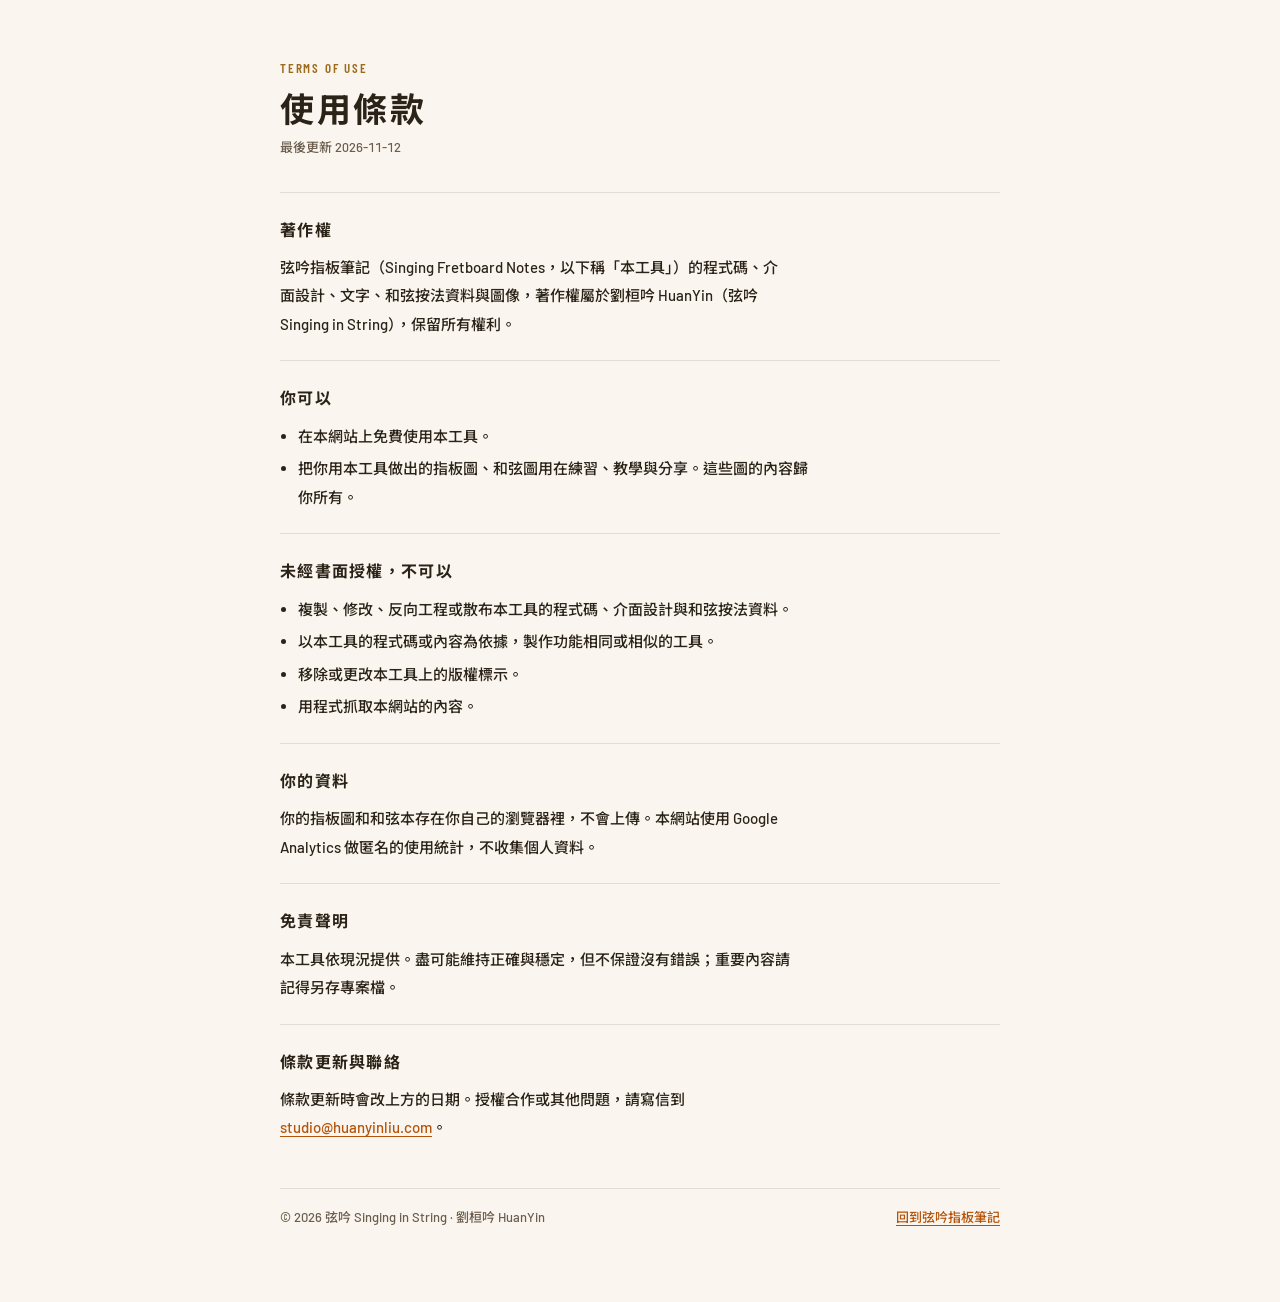
<file: singing_fretboard/terms.html>
<!DOCTYPE html>
<!--
  弦吟指板筆記 Singing Fretboard Notes
  © 2026 弦吟 Singing in String · 劉桓吟 HuanYin. All rights reserved.
  保留所有權利。未經書面授權，不得複製、修改、散布或用於製作類似工具。
  Unauthorized copying, modification, distribution, or use to build similar tools is prohibited.
-->
<html lang="zh-Hant">
<head>
<meta charset="utf-8">
<meta name="viewport" content="width=device-width, initial-scale=1">
<title>使用條款｜弦吟指板筆記 Singing Fretboard Notes</title>
<meta name="description" content="弦吟指板筆記的使用條款與著作權說明。">
<link rel="canonical" href="https://fretboard.huanyinliu.com/terms.html">
<link rel="icon" href="./icons/icon-192.png">
<link rel="preconnect" href="https://fonts.googleapis.com">
<link rel="preconnect" href="https://fonts.gstatic.com" crossorigin>
<link rel="stylesheet" href="https://fonts.googleapis.com/css2?family=Barlow:wght@500;600&family=Barlow+Condensed:wght@600&family=Noto+Sans+TC:wght@500;700&display=swap">
<style>
  html, body { margin: 0; background: #FAF6EF; }
  body { color: #2B2318; font-family: "Barlow", "Noto Sans TC", sans-serif; font-weight: 500; font-size: 15px; line-height: 1.9; -webkit-font-smoothing: antialiased; }
  main { max-width: 720px; margin: 0 auto; padding: 56px 24px 72px; }
  .eyebrow { font-family: "Barlow Condensed", sans-serif; font-weight: 600; font-size: 13px; letter-spacing: 0.14em; color: #9C6B1D; }
  h1 { margin: 6px 0 4px; font-size: 34px; line-height: 1.3; font-weight: 700; letter-spacing: 0.08em; }
  .date { margin: 0 0 32px; font-size: 13px; color: #6B5E4E; font-variant-numeric: tabular-nums; }
  section { padding: 22px 0; border-top: 1px solid rgba(43,35,24,0.12); }
  h2 { margin: 0 0 8px; font-size: 16px; font-weight: 700; letter-spacing: 0.08em; }
  p, ul { margin: 0; max-width: 34em; }
  ul { padding-left: 1.2em; }
  li + li { margin-top: 4px; }
  a { color: #B45309; text-underline-offset: 3px; }
  a:hover { color: #9C6B1D; }
  footer { margin-top: 24px; padding-top: 16px; border-top: 1px solid rgba(43,35,24,0.12); font-size: 13px; color: #6B5E4E; display: flex; flex-wrap: wrap; gap: 8px 20px; justify-content: space-between; }
</style>
<script>if (/[?&]embed=1/.test(location.search)) document.documentElement.classList.add('embed');</script>
<style>
  .embed main { padding: 20px 0 32px; }
  .embed main > div:first-child, .embed main > h1, .embed footer a { display: none !important; }
  .embed main > p:first-of-type { margin-bottom: 8px !important; }
  .embed section:first-of-type { border-top: 0 !important; }
</style>
<script>
  // 只在設計預覽裡：顯示「使用條款 Terms」頁按「更新到編輯器」存的版本（正式網站不讀）。
  if (!/huanyinliu\.com$|vercel\.app$/.test(location.hostname)) document.addEventListener('DOMContentLoaded', function () { try { var h = localStorage.getItem('hy-terms-pub'); var m = document.querySelector('main'); if (h && m) m.innerHTML = h; } catch (e) {} });
</script>
</head>
<body>
<main>
  <div class="eyebrow">TERMS OF USE</div>
  <h1>使用條款</h1>
  <p class="date">最後更新 2026-11-12</p>

  <section>
    <h2>著作權</h2>
    <p>弦吟指板筆記（Singing Fretboard Notes，以下稱「本工具」）的程式碼、介面設計、文字、和弦按法資料與圖像，著作權屬於劉桓吟 HuanYin（弦吟 Singing in String），保留所有權利。</p>
  </section>

  <section>
    <h2>你可以</h2>
    <ul>
      <li>在本網站上免費使用本工具。</li>
      <li>把你用本工具做出的指板圖、和弦圖用在練習、教學與分享。這些圖的內容歸你所有。</li>
    </ul>
  </section>

  <section>
    <h2>未經書面授權，不可以</h2>
    <ul>
      <li>複製、修改、反向工程或散布本工具的程式碼、介面設計與和弦按法資料。</li>
      <li>以本工具的程式碼或內容為依據，製作功能相同或相似的工具。</li>
      <li>移除或更改本工具上的版權標示。</li>
      <li>用程式抓取本網站的內容。</li>
    </ul>
  </section>

  <section>
    <h2>你的資料</h2>
    <p>你的指板圖和和弦本存在你自己的瀏覽器裡，不會上傳。本網站使用 Google Analytics 做匿名的使用統計，不收集個人資料。</p>
  </section>

  <section>
    <h2>免責聲明</h2>
    <p>本工具依現況提供。盡可能維持正確與穩定，但不保證沒有錯誤；重要內容請記得另存專案檔。</p>
  </section>

  <section>
    <h2>條款更新與聯絡</h2>
    <p>條款更新時會改上方的日期。授權合作或其他問題，請寫信到 <a href="mailto:studio@huanyinliu.com">studio@huanyinliu.com</a>。</p>
  </section>

  <footer>
    <span>© 2026 弦吟 Singing in String · 劉桓吟 HuanYin</span>
    <a href="./index.html">回到弦吟指板筆記</a>
  </footer>
</main>
</body>
</html>
</file>
